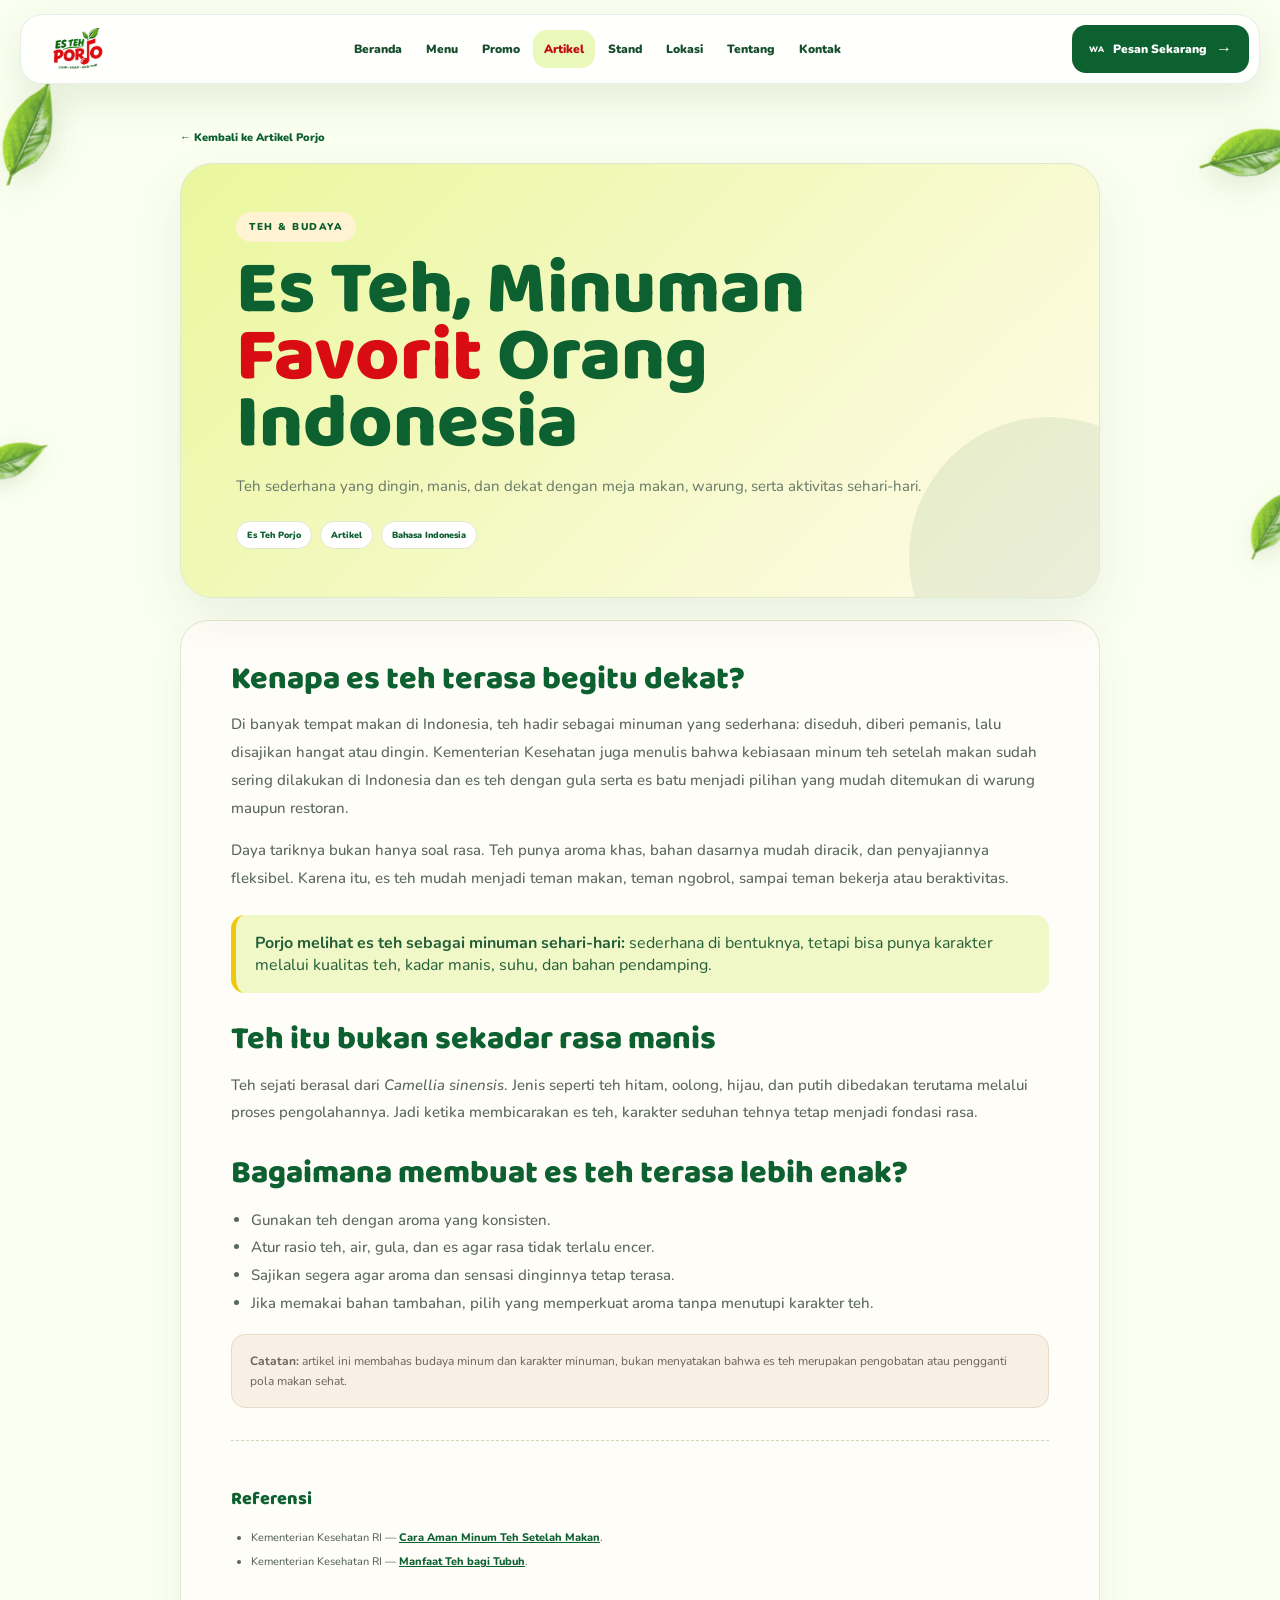
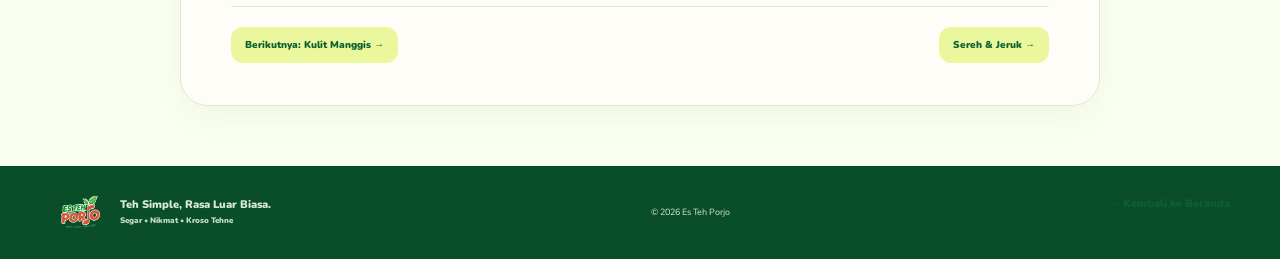
<file: artikel-es-teh.html>
<!doctype html>
<html lang="id">
<head>
<meta charset="UTF-8"><meta name="viewport" content="width=device-width,initial-scale=1">
<meta name="theme-color" content="#e8f79d">
<link rel="icon" href="assets/logo.png">
<link rel="preconnect" href="https://fonts.googleapis.com"><link rel="preconnect" href="https://fonts.gstatic.com" crossorigin>
<link href="https://fonts.googleapis.com/css2?family=Baloo+2:wght@500;600;700;800&family=Nunito:wght@500;600;700;800;900&family=Patrick+Hand&display=swap" rel="stylesheet">
<link rel="stylesheet" href="style.css">
<title>Es Teh, Minuman Favorit Orang Indonesia — Es Teh Porjo</title></head><body class="article-site"><div class="wipe"></div><header class="header" id="header"><a class="brand" href="index.html#beranda"><img src="assets/logo.png" alt="Es Teh Porjo"></a><nav><a href="index.html#beranda">Beranda</a><a href="index.html#menu">Menu</a><a href="index.html#promo">Promo</a><a href="index.html#artikel" class="active">Artikel</a><a href="index.html#stand">Stand</a><a href="index.html#lokasi">Lokasi</a><a href="index.html#tentang">Tentang</a><a href="index.html#kontak">Kontak</a></nav><a class="order" href="index.html#kontak"><span class="svg-icon">WA</span> Pesan Sekarang <b>→</b></a></header><div class="tea-leaf-decor" aria-hidden="true"><img class="tea-leaf leaf-top-left" src="assets/tea-leaf.png" alt=""><img class="tea-leaf leaf-top-right" src="assets/tea-leaf.png" alt=""><img class="tea-leaf leaf-left" src="assets/tea-leaf.png" alt=""><img class="tea-leaf leaf-right" src="assets/tea-leaf.png" alt=""></div><main class="article-page"><div class="article-shell"><a class="back-article" href="index.html#artikel">← Kembali ke Artikel Porjo</a><section class="article-hero"><span class="eyebrow">TEH & BUDAYA</span><h1>Es Teh, Minuman <em>Favorit</em> Orang Indonesia</h1><p class="lead">Teh sederhana yang dingin, manis, dan dekat dengan meja makan, warung, serta aktivitas sehari-hari.</p><div class="article-meta"><span>Es Teh Porjo</span><span>Artikel</span><span>Bahasa Indonesia</span></div></section><article class="article-content"><h2>Kenapa es teh terasa begitu dekat?</h2><p>Di banyak tempat makan di Indonesia, teh hadir sebagai minuman yang sederhana: diseduh, diberi pemanis, lalu disajikan hangat atau dingin. Kementerian Kesehatan juga menulis bahwa kebiasaan minum teh setelah makan sudah sering dilakukan di Indonesia dan es teh dengan gula serta es batu menjadi pilihan yang mudah ditemukan di warung maupun restoran.</p><p>Daya tariknya bukan hanya soal rasa. Teh punya aroma khas, bahan dasarnya mudah diracik, dan penyajiannya fleksibel. Karena itu, es teh mudah menjadi teman makan, teman ngobrol, sampai teman bekerja atau beraktivitas.</p><div class="article-callout"><b>Porjo melihat es teh sebagai minuman sehari-hari:</b> sederhana di bentuknya, tetapi bisa punya karakter melalui kualitas teh, kadar manis, suhu, dan bahan pendamping.</div><h2>Teh itu bukan sekadar rasa manis</h2><p>Teh sejati berasal dari <i>Camellia sinensis</i>. Jenis seperti teh hitam, oolong, hijau, dan putih dibedakan terutama melalui proses pengolahannya. Jadi ketika membicarakan es teh, karakter seduhan tehnya tetap menjadi fondasi rasa.</p><h2>Bagaimana membuat es teh terasa lebih enak?</h2><ul><li>Gunakan teh dengan aroma yang konsisten.</li><li>Atur rasio teh, air, gula, dan es agar rasa tidak terlalu encer.</li><li>Sajikan segera agar aroma dan sensasi dinginnya tetap terasa.</li><li>Jika memakai bahan tambahan, pilih yang memperkuat aroma tanpa menutupi karakter teh.</li></ul><div class="article-note"><b>Catatan:</b> artikel ini membahas budaya minum dan karakter minuman, bukan menyatakan bahwa es teh merupakan pengobatan atau pengganti pola makan sehat.</div><div class="article-sources"><h3>Referensi</h3><ul><li>Kementerian Kesehatan RI — <a href="https://kemkes.go.id/app_asset/file_content_download/171090727265fa5f88bceb94.01932469.pdf" target="_blank" rel="noopener">Cara Aman Minum Teh Setelah Makan</a>.</li><li>Kementerian Kesehatan RI — <a href="https://keslan.kemkes.go.id/view_artikel/1665/manfaat-teh-bagi-tubuh" target="_blank" rel="noopener">Manfaat Teh bagi Tubuh</a>.</li></ul></div><div class="article-footer-nav"><a href="artikel-kulit-manggis.html">Berikutnya: Kulit Manggis →</a><a href="artikel-sereh-jeruk.html">Sereh &amp; Jeruk →</a></div></article></div></main><footer><div class="footer-brand"><img src="assets/logo.png" alt=""><p>Teh Simple, Rasa Luar Biasa.<br><small>Segar • Nikmat • Kroso Tehne</small></p></div><small>© <span id="year"></span> Es Teh Porjo</small><a href="index.html" class="back-article">← Kembali ke Beranda</a></footer>
<script>document.getElementById('year').textContent=new Date().getFullYear();</script>
</body></html>
</file>
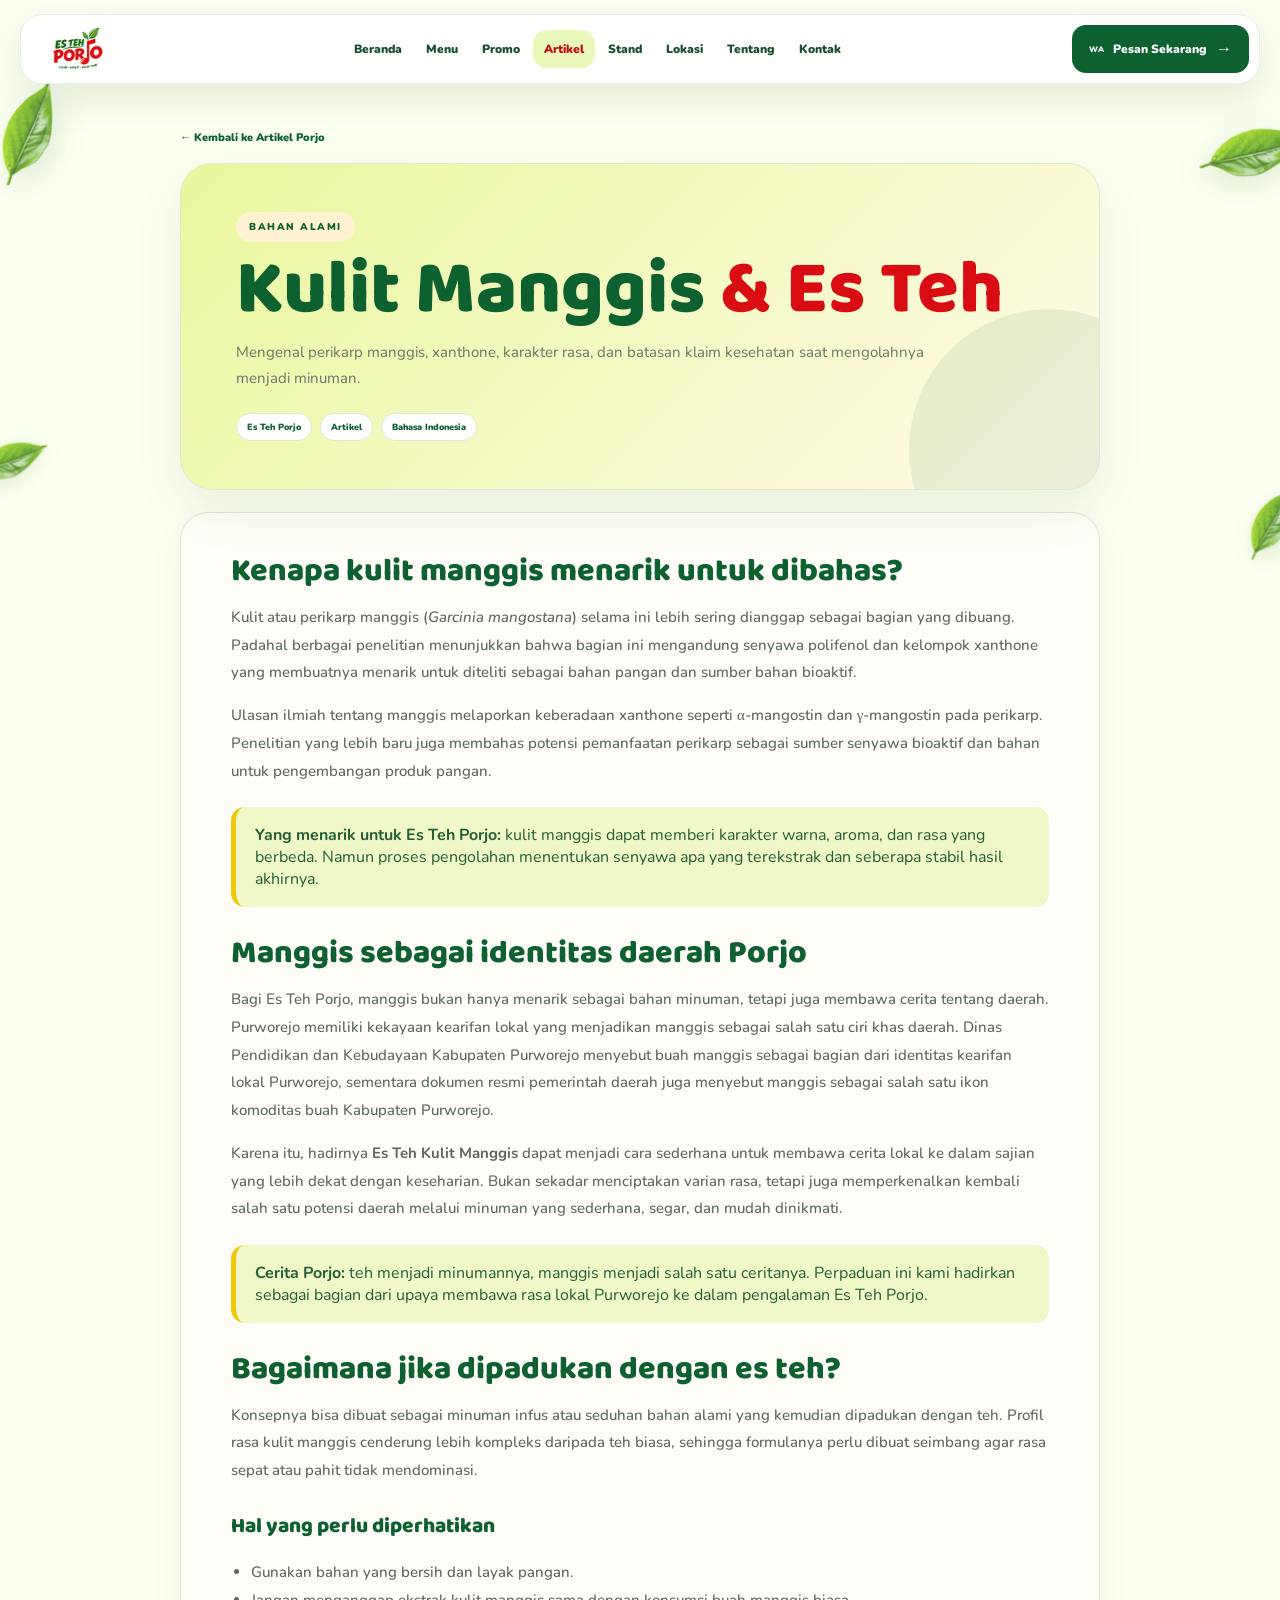
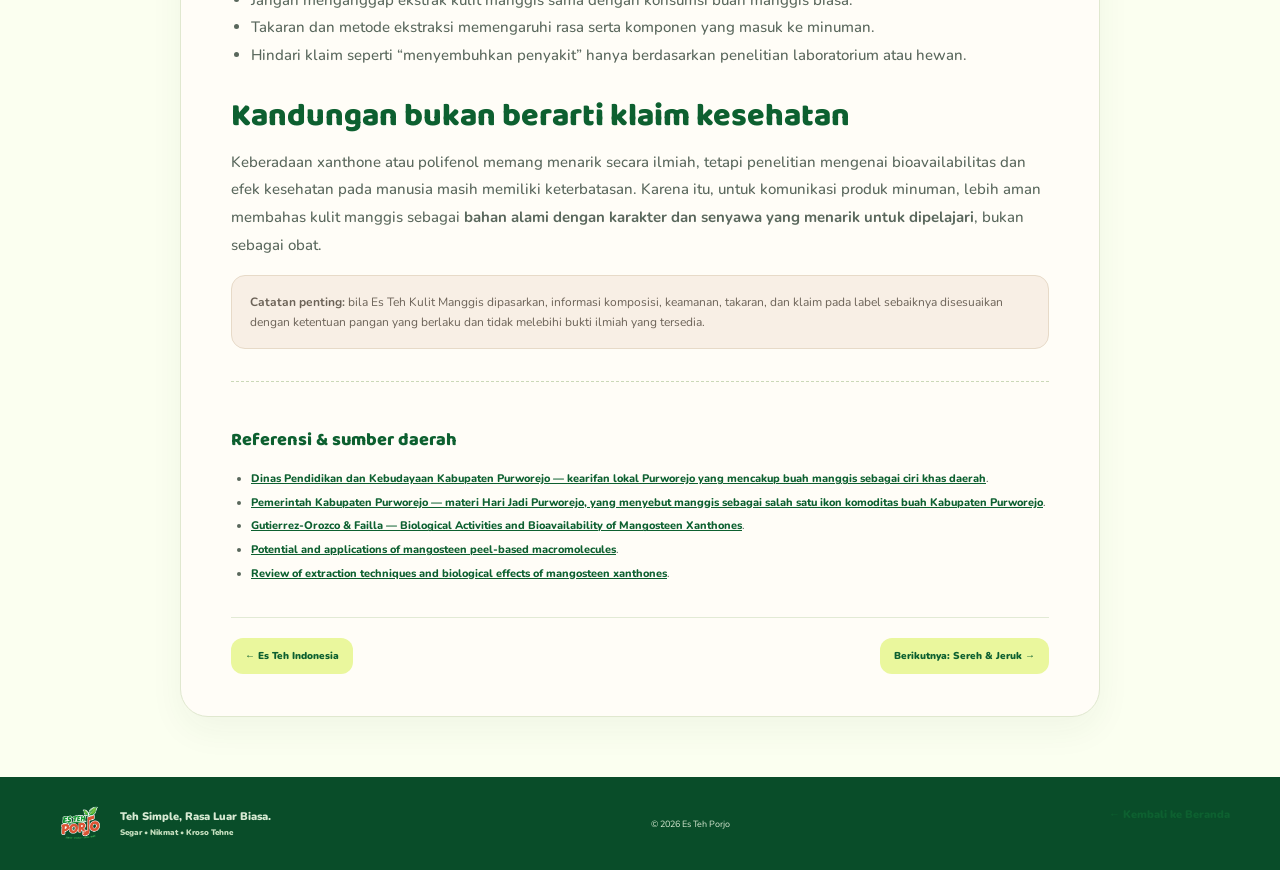
<file: artikel-kulit-manggis.html>
<!doctype html>
<html lang="id">
<head>
<meta charset="UTF-8"><meta name="viewport" content="width=device-width,initial-scale=1">
<meta name="theme-color" content="#e8f79d">
<link rel="icon" href="assets/logo.png">
<link rel="preconnect" href="https://fonts.googleapis.com"><link rel="preconnect" href="https://fonts.gstatic.com" crossorigin>
<link href="https://fonts.googleapis.com/css2?family=Baloo+2:wght@500;600;700;800&family=Nunito:wght@500;600;700;800;900&family=Patrick+Hand&display=swap" rel="stylesheet">
<link rel="stylesheet" href="style.css">
<title>Kulit Manggis dan Es Teh — Es Teh Porjo</title></head><body class="article-site"><div class="wipe"></div><header class="header" id="header"><a class="brand" href="index.html#beranda"><img src="assets/logo.png" alt="Es Teh Porjo"></a><nav><a href="index.html#beranda">Beranda</a><a href="index.html#menu">Menu</a><a href="index.html#promo">Promo</a><a href="index.html#artikel" class="active">Artikel</a><a href="index.html#stand">Stand</a><a href="index.html#lokasi">Lokasi</a><a href="index.html#tentang">Tentang</a><a href="index.html#kontak">Kontak</a></nav><a class="order" href="index.html#kontak"><span class="svg-icon">WA</span> Pesan Sekarang <b>→</b></a></header><div class="tea-leaf-decor" aria-hidden="true"><img class="tea-leaf leaf-top-left" src="assets/tea-leaf.png" alt=""><img class="tea-leaf leaf-top-right" src="assets/tea-leaf.png" alt=""><img class="tea-leaf leaf-left" src="assets/tea-leaf.png" alt=""><img class="tea-leaf leaf-right" src="assets/tea-leaf.png" alt=""></div><main class="article-page"><div class="article-shell"><a class="back-article" href="index.html#artikel">← Kembali ke Artikel Porjo</a><section class="article-hero"><span class="eyebrow">BAHAN ALAMI</span><h1>Kulit Manggis <em>&amp; Es Teh</em></h1><p class="lead">Mengenal perikarp manggis, xanthone, karakter rasa, dan batasan klaim kesehatan saat mengolahnya menjadi minuman.</p><div class="article-meta"><span>Es Teh Porjo</span><span>Artikel</span><span>Bahasa Indonesia</span></div></section><article class="article-content"><h2>Kenapa kulit manggis menarik untuk dibahas?</h2><p>Kulit atau perikarp manggis (<i>Garcinia mangostana</i>) selama ini lebih sering dianggap sebagai bagian yang dibuang. Padahal berbagai penelitian menunjukkan bahwa bagian ini mengandung senyawa polifenol dan kelompok xanthone yang membuatnya menarik untuk diteliti sebagai bahan pangan dan sumber bahan bioaktif.</p><p>Ulasan ilmiah tentang manggis melaporkan keberadaan xanthone seperti α-mangostin dan γ-mangostin pada perikarp. Penelitian yang lebih baru juga membahas potensi pemanfaatan perikarp sebagai sumber senyawa bioaktif dan bahan untuk pengembangan produk pangan.</p><div class="article-callout"><b>Yang menarik untuk Es Teh Porjo:</b> kulit manggis dapat memberi karakter warna, aroma, dan rasa yang berbeda. Namun proses pengolahan menentukan senyawa apa yang terekstrak dan seberapa stabil hasil akhirnya.</div><h2>Manggis sebagai identitas daerah Porjo</h2><p>Bagi Es Teh Porjo, manggis bukan hanya menarik sebagai bahan minuman, tetapi juga membawa cerita tentang daerah. Purworejo memiliki kekayaan kearifan lokal yang menjadikan manggis sebagai salah satu ciri khas daerah. Dinas Pendidikan dan Kebudayaan Kabupaten Purworejo menyebut buah manggis sebagai bagian dari identitas kearifan lokal Purworejo, sementara dokumen resmi pemerintah daerah juga menyebut manggis sebagai salah satu ikon komoditas buah Kabupaten Purworejo.</p><p>Karena itu, hadirnya <b>Es Teh Kulit Manggis</b> dapat menjadi cara sederhana untuk membawa cerita lokal ke dalam sajian yang lebih dekat dengan keseharian. Bukan sekadar menciptakan varian rasa, tetapi juga memperkenalkan kembali salah satu potensi daerah melalui minuman yang sederhana, segar, dan mudah dinikmati.</p><div class="article-callout"><b>Cerita Porjo:</b> teh menjadi minumannya, manggis menjadi salah satu ceritanya. Perpaduan ini kami hadirkan sebagai bagian dari upaya membawa rasa lokal Purworejo ke dalam pengalaman Es Teh Porjo.</div><h2>Bagaimana jika dipadukan dengan es teh?</h2><p>Konsepnya bisa dibuat sebagai minuman infus atau seduhan bahan alami yang kemudian dipadukan dengan teh. Profil rasa kulit manggis cenderung lebih kompleks daripada teh biasa, sehingga formulanya perlu dibuat seimbang agar rasa sepat atau pahit tidak mendominasi.</p><h3>Hal yang perlu diperhatikan</h3><ul><li>Gunakan bahan yang bersih dan layak pangan.</li><li>Jangan menganggap ekstrak kulit manggis sama dengan konsumsi buah manggis biasa.</li><li>Takaran dan metode ekstraksi memengaruhi rasa serta komponen yang masuk ke minuman.</li><li>Hindari klaim seperti “menyembuhkan penyakit” hanya berdasarkan penelitian laboratorium atau hewan.</li></ul><h2>Kandungan bukan berarti klaim kesehatan</h2><p>Keberadaan xanthone atau polifenol memang menarik secara ilmiah, tetapi penelitian mengenai bioavailabilitas dan efek kesehatan pada manusia masih memiliki keterbatasan. Karena itu, untuk komunikasi produk minuman, lebih aman membahas kulit manggis sebagai <b>bahan alami dengan karakter dan senyawa yang menarik untuk dipelajari</b>, bukan sebagai obat.</p><div class="article-note"><b>Catatan penting:</b> bila Es Teh Kulit Manggis dipasarkan, informasi komposisi, keamanan, takaran, dan klaim pada label sebaiknya disesuaikan dengan ketentuan pangan yang berlaku dan tidak melebihi bukti ilmiah yang tersedia.</div><div class="article-sources"><h3>Referensi &amp; sumber daerah</h3><ul><li><a href="https://dindikbud.purworejokab.go.id/bersinergi-memberikan-warna-terbaik-untuk-purworejo" target="_blank" rel="noopener">Dinas Pendidikan dan Kebudayaan Kabupaten Purworejo — kearifan lokal Purworejo yang mencakup buah manggis sebagai ciri khas daerah</a>.</li><li><a href="https://setwan.purworejokab.go.id/download/file/hari_jadi_20250130_181518_0000.pdf" target="_blank" rel="noopener">Pemerintah Kabupaten Purworejo — materi Hari Jadi Purworejo, yang menyebut manggis sebagai salah satu ikon komoditas buah Kabupaten Purworejo</a>.</li><li><a href="https://pubmed.ncbi.nlm.nih.gov/23945675/" target="_blank" rel="noopener">Gutierrez-Orozco &amp; Failla — Biological Activities and Bioavailability of Mangosteen Xanthones</a>.</li><li><a href="https://pubmed.ncbi.nlm.nih.gov/41061774/" target="_blank" rel="noopener">Potential and applications of mangosteen peel-based macromolecules</a>.</li><li><a href="https://pubmed.ncbi.nlm.nih.gov/36557908/" target="_blank" rel="noopener">Review of extraction techniques and biological effects of mangosteen xanthones</a>.</li></ul></div><div class="article-footer-nav"><a href="artikel-es-teh.html">← Es Teh Indonesia</a><a href="artikel-sereh-jeruk.html">Berikutnya: Sereh &amp; Jeruk →</a></div></article></div></main><footer><div class="footer-brand"><img src="assets/logo.png" alt=""><p>Teh Simple, Rasa Luar Biasa.<br><small>Segar • Nikmat • Kroso Tehne</small></p></div><small>© <span id="year"></span> Es Teh Porjo</small><a href="index.html" class="back-article">← Kembali ke Beranda</a></footer>
<script>document.getElementById('year').textContent=new Date().getFullYear();</script>
</body></html>
</file>
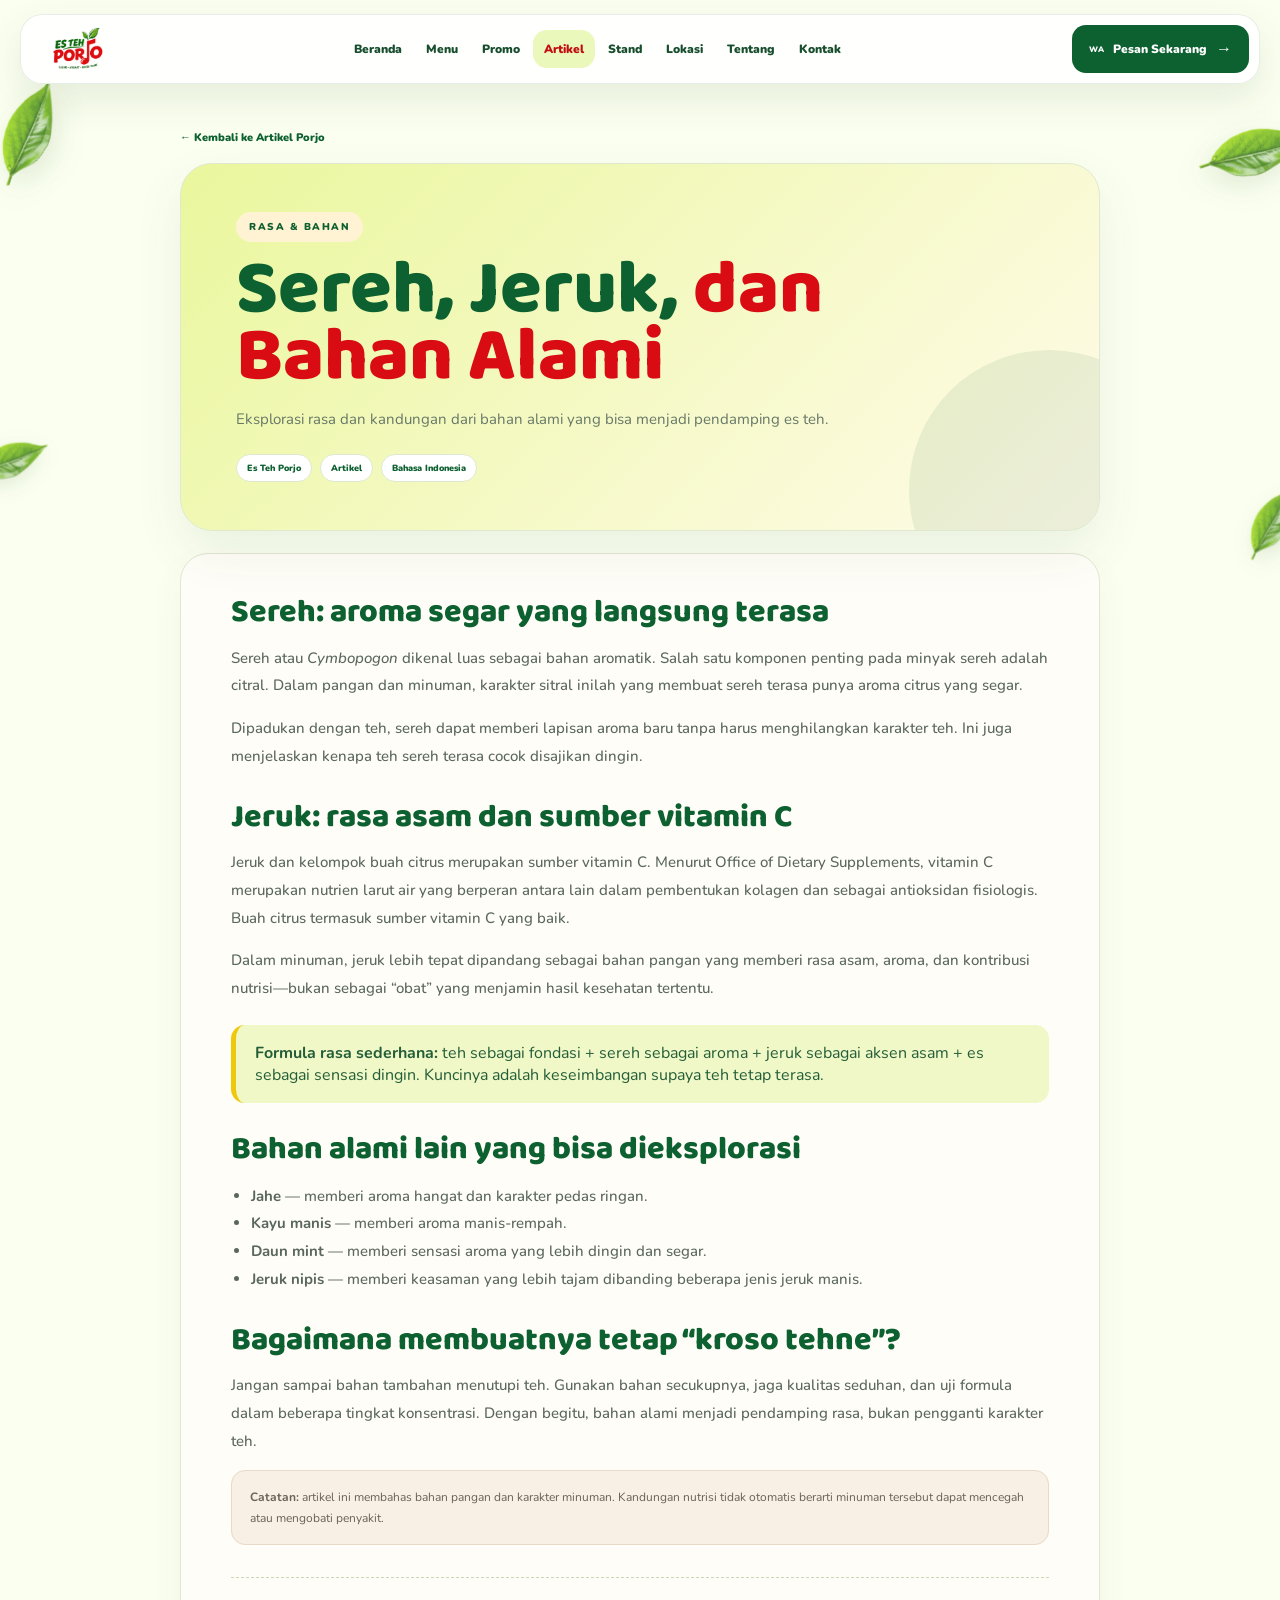
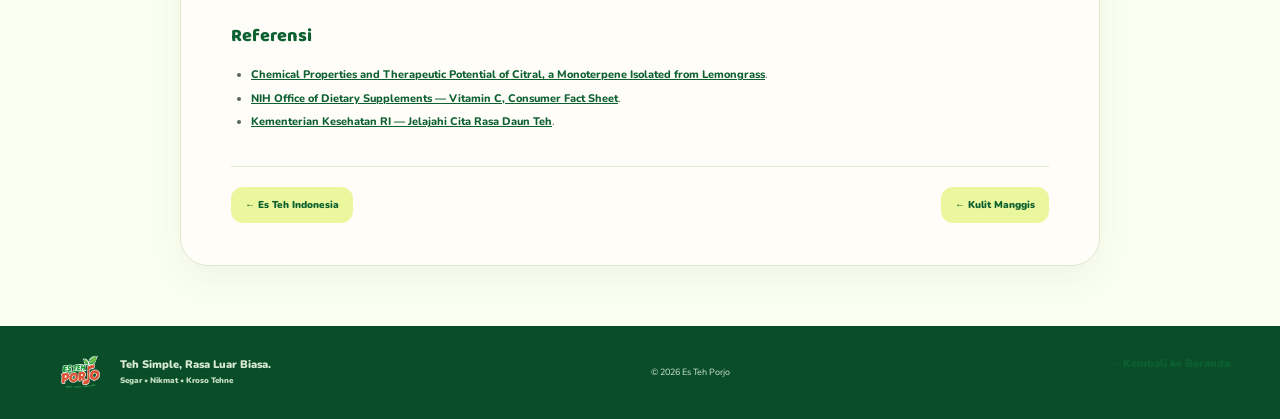
<file: artikel-sereh-jeruk.html>
<!doctype html>
<html lang="id">
<head>
<meta charset="UTF-8"><meta name="viewport" content="width=device-width,initial-scale=1">
<meta name="theme-color" content="#e8f79d">
<link rel="icon" href="assets/logo.png">
<link rel="preconnect" href="https://fonts.googleapis.com"><link rel="preconnect" href="https://fonts.gstatic.com" crossorigin>
<link href="https://fonts.googleapis.com/css2?family=Baloo+2:wght@500;600;700;800&family=Nunito:wght@500;600;700;800;900&family=Patrick+Hand&display=swap" rel="stylesheet">
<link rel="stylesheet" href="style.css">
<title>Sereh, Jeruk, dan Bahan Alami — Es Teh Porjo</title></head><body class="article-site"><div class="wipe"></div><header class="header" id="header"><a class="brand" href="index.html#beranda"><img src="assets/logo.png" alt="Es Teh Porjo"></a><nav><a href="index.html#beranda">Beranda</a><a href="index.html#menu">Menu</a><a href="index.html#promo">Promo</a><a href="index.html#artikel" class="active">Artikel</a><a href="index.html#stand">Stand</a><a href="index.html#lokasi">Lokasi</a><a href="index.html#tentang">Tentang</a><a href="index.html#kontak">Kontak</a></nav><a class="order" href="index.html#kontak"><span class="svg-icon">WA</span> Pesan Sekarang <b>→</b></a></header><div class="tea-leaf-decor" aria-hidden="true"><img class="tea-leaf leaf-top-left" src="assets/tea-leaf.png" alt=""><img class="tea-leaf leaf-top-right" src="assets/tea-leaf.png" alt=""><img class="tea-leaf leaf-left" src="assets/tea-leaf.png" alt=""><img class="tea-leaf leaf-right" src="assets/tea-leaf.png" alt=""></div><main class="article-page"><div class="article-shell"><a class="back-article" href="index.html#artikel">← Kembali ke Artikel Porjo</a><section class="article-hero"><span class="eyebrow">RASA & BAHAN</span><h1>Sereh, Jeruk, <em>dan Bahan Alami</em></h1><p class="lead">Eksplorasi rasa dan kandungan dari bahan alami yang bisa menjadi pendamping es teh.</p><div class="article-meta"><span>Es Teh Porjo</span><span>Artikel</span><span>Bahasa Indonesia</span></div></section><article class="article-content"><h2>Sereh: aroma segar yang langsung terasa</h2><p>Sereh atau <i>Cymbopogon</i> dikenal luas sebagai bahan aromatik. Salah satu komponen penting pada minyak sereh adalah citral. Dalam pangan dan minuman, karakter sitral inilah yang membuat sereh terasa punya aroma citrus yang segar.</p><p>Dipadukan dengan teh, sereh dapat memberi lapisan aroma baru tanpa harus menghilangkan karakter teh. Ini juga menjelaskan kenapa teh sereh terasa cocok disajikan dingin.</p><h2>Jeruk: rasa asam dan sumber vitamin C</h2><p>Jeruk dan kelompok buah citrus merupakan sumber vitamin C. Menurut Office of Dietary Supplements, vitamin C merupakan nutrien larut air yang berperan antara lain dalam pembentukan kolagen dan sebagai antioksidan fisiologis. Buah citrus termasuk sumber vitamin C yang baik.</p><p>Dalam minuman, jeruk lebih tepat dipandang sebagai bahan pangan yang memberi rasa asam, aroma, dan kontribusi nutrisi—bukan sebagai “obat” yang menjamin hasil kesehatan tertentu.</p><div class="article-callout"><b>Formula rasa sederhana:</b> teh sebagai fondasi + sereh sebagai aroma + jeruk sebagai aksen asam + es sebagai sensasi dingin. Kuncinya adalah keseimbangan supaya teh tetap terasa.</div><h2>Bahan alami lain yang bisa dieksplorasi</h2><ul><li><b>Jahe</b> — memberi aroma hangat dan karakter pedas ringan.</li><li><b>Kayu manis</b> — memberi aroma manis-rempah.</li><li><b>Daun mint</b> — memberi sensasi aroma yang lebih dingin dan segar.</li><li><b>Jeruk nipis</b> — memberi keasaman yang lebih tajam dibanding beberapa jenis jeruk manis.</li></ul><h2>Bagaimana membuatnya tetap “kroso tehne”?</h2><p>Jangan sampai bahan tambahan menutupi teh. Gunakan bahan secukupnya, jaga kualitas seduhan, dan uji formula dalam beberapa tingkat konsentrasi. Dengan begitu, bahan alami menjadi pendamping rasa, bukan pengganti karakter teh.</p><div class="article-note"><b>Catatan:</b> artikel ini membahas bahan pangan dan karakter minuman. Kandungan nutrisi tidak otomatis berarti minuman tersebut dapat mencegah atau mengobati penyakit.</div><div class="article-sources"><h3>Referensi</h3><ul><li><a href="https://pubmed.ncbi.nlm.nih.gov/31880247/" target="_blank" rel="noopener">Chemical Properties and Therapeutic Potential of Citral, a Monoterpene Isolated from Lemongrass</a>.</li><li><a href="https://ods.od.nih.gov/factsheets/VitaminC/Consumer/" target="_blank" rel="noopener">NIH Office of Dietary Supplements — Vitamin C, Consumer Fact Sheet</a>.</li><li><a href="https://www.kemkes.go.id/app_asset/file_content_download/1733281202674fc5b2be39e3.88444303.pdf" target="_blank" rel="noopener">Kementerian Kesehatan RI — Jelajahi Cita Rasa Daun Teh</a>.</li></ul></div><div class="article-footer-nav"><a href="artikel-es-teh.html">← Es Teh Indonesia</a><a href="artikel-kulit-manggis.html">← Kulit Manggis</a></div></article></div></main><footer><div class="footer-brand"><img src="assets/logo.png" alt=""><p>Teh Simple, Rasa Luar Biasa.<br><small>Segar • Nikmat • Kroso Tehne</small></p></div><small>© <span id="year"></span> Es Teh Porjo</small><a href="index.html" class="back-article">← Kembali ke Beranda</a></footer>
<script>document.getElementById('year').textContent=new Date().getFullYear();</script>
</body></html>
</file>
<file: style.css>
* {
  box-sizing: border-box;
}
html {
  scroll-behavior: smooth;
}
body {
  margin: 0;
  background: #fbfff0;
  color: #154b2a;
  font-family: Nunito, Arial, sans-serif;
  overflow-x: hidden;
}
.wipe {
  position: fixed;
  inset: 0;
  background: #eaf79d;
  z-index: 9999;
  transform: scaleX(0);
  transform-origin: right;
  pointer-events: none;
}
.wipe.play {
  animation: wipe 0.7s cubic-bezier(0.8, 0, 0.2, 1);
}
@keyframes wipe {
  0% {
    transform: scaleX(0);
    transform-origin: right;
  }
  45% {
    transform: scaleX(1);
    transform-origin: right;
  }
  55% {
    transform: scaleX(1);
    transform-origin: left;
  }
  100% {
    transform: scaleX(0);
    transform-origin: left;
  }
}
.cursor-glow {
  position: fixed;
  width: 220px;
  height: 220px;
  border-radius: 50%;
  background: radial-gradient(
    circle,
    rgba(224, 245, 105, 0.22),
    transparent 68%
  );
  pointer-events: none;
  transform: translate(-50%, -50%);
  z-index: 0;
}
.header {
  position: fixed;
  z-index: 100;
  top: 14px;
  left: 50%;
  transform: translateX(-50%);
  width: min(1240px, calc(100% - 28px));
  height: 70px;
  border-radius: 22px;
  background: rgba(255, 255, 255, 0.91);
  backdrop-filter: blur(18px);
  border: 1px solid rgba(15, 92, 44, 0.1);
  display: flex;
  align-items: center;
  padding: 6px 10px 6px 12px;
  box-shadow: 0 15px 38px rgba(35, 76, 32, 0.1);
  transition: 0.3s;
}
.header.scrolled {
  top: 7px;
  box-shadow: 0 18px 42px rgba(35, 76, 32, 0.16);
}
.brand {
  width: 90px;
  height: 58px;
  display: grid;
  place-items: center;
}
.brand img {
  width: 80px;
  height: 58px;
  object-fit: contain;
  mix-blend-mode: multiply;
}
.header nav {
  display: flex;
  align-items: center;
  justify-content: center;
  gap: 2px;
  flex: 1;
}
.header nav a {
  font-size: 12px;
  font-weight: 900;
  color: #174e2d;
  text-decoration: none;
  padding: 11px 11px;
  border-radius: 14px;
  transition: 0.2s;
}
.header nav a:hover,
.header nav a.active {
  background: #eaf8bc;
  color: #c20d12;
}
.order {
  display: flex;
  align-items: center;
  gap: 9px;
  text-decoration: none;
  background: #0d6130;
  color: #fff;
  padding: 13px 17px;
  border-radius: 14px;
  font-size: 12px;
  font-weight: 900;
}
.order b {
  font-size: 16px;
}
.svg-icon {
  font-size: 8px;
  font-weight: 900;
  letter-spacing: 0.5px;
}
.hamburger {
  display: none;
}
.section {
  width: min(1180px, calc(100% - 32px));
  margin: auto;
  padding: 110px 0;
  position: relative;
}
.section-narrow {
  width: min(1180px, calc(100% - 32px));
  margin: auto;
}
.hero {
  min-height: 770px;
  padding-top: 150px;
  display: grid;
  grid-template-columns: 0.82fr 1.18fr;
  gap: 48px;
  align-items: center;
}
.hero-bg {
  position: absolute;
  z-index: -2;
  left: -30vw;
  right: -30vw;
  top: 0;
  bottom: 0;
  background: radial-gradient(
    circle at 15% 35%,
    #f1fa6e 0,
    #e7f4a0 25%,
    #fbfff0 64%
  );
}
.eyebrow {
  display: inline-flex;
  background: #fff3d4;
  color: #0d5f2f;
  padding: 8px 13px;
  border-radius: 99px;
  font-size: 10px;
  font-weight: 900;
  letter-spacing: 1.5px;
}
.hero h1 {
  font: 800 clamp(56px, 6.5vw, 88px)/0.82 "Baloo 2";
  letter-spacing: -2px;
  color: #0b5e2e;
  margin: 20px 0 8px;
}
.hero h1 em,
.section-title em,
.about-copy em,
.location-copy em,
.contact h2 em {
  font-style: normal;
  color: #d80c12;
}
.yellow-brush {
  height: 11px;
  width: 320px;
  background: #efc80c;
  clip-path: polygon(0 38%, 100% 0, 97% 72%, 5% 100%);
  transform: rotate(-3deg);
  margin-bottom: 18px;
}
.hero-copy > p {
  max-width: 510px;
  color: #5d735f;
  line-height: 1.7;
  font-size: 15px;
}
.hero-actions {
  display: flex;
  gap: 12px;
  margin: 26px 0;
}
.btn {
  display: inline-flex;
  align-items: center;
  justify-content: center;
  gap: 13px;
  padding: 14px 20px;
  border-radius: 15px;
  text-decoration: none;
  font-weight: 900;
  transition: 0.25s;
}
.btn:hover {
  transform: translateY(-4px);
}
.btn.red {
  background: #d80c12;
  color: #fff;
  box-shadow: 0 10px 22px rgba(216, 12, 18, 0.2);
}
.btn.white {
  background: #fff;
  color: #18512f;
  border: 1px solid #abc69d;
}
.btn.green {
  background: #0d6130;
  color: #fff;
  box-shadow: 0 10px 22px rgba(13, 97, 48, 0.2);
}
.hero-points {
  display: grid;
  grid-template-columns: repeat(4, minmax(0, 1fr));
  gap: 12px;
  max-width: 660px;
}
.hero-points > div {
  display: grid;
  grid-template-columns: 38px 1fr;
  column-gap: 7px;
  align-items: center;
  min-width: 0;
}
.circle-icon {
  grid-row: span 2;
  width: 38px;
  height: 38px;
  border-radius: 50%;
  background: #0e6030;
  color: #eaf79d;
  display: grid;
  place-items: center;
  font-size: 14px;
  font-weight: 900;
  flex: none;
}
.tea-icon svg,
.sugar-icon svg {
  stroke-width: 1.7;
}
.svg-circle svg {
  width: 20px;
  height: 20px;
  fill: none;
  stroke: currentColor;
  stroke-width: 1.8;
  stroke-linecap: round;
  stroke-linejoin: round;
}
.hero-points span > b,
.hero-points span > small {
  display: block;
}
.hero-points b {
  font-size: 11px;
}
.hero-points small {
  font-size: 9px;
  color: #748477;
}
.hero-frame {
  position: relative;
  border-radius: 30px;
}
.hero-photo {
  width: 100%;
  height: 520px;
  object-fit: cover;
  display: block;
  border-radius: 30px;
  box-shadow: 0 32px 65px rgba(49, 73, 25, 0.2);
}
.hero-badge-now {
  position: absolute;
  z-index: 7;
  left: -42px;
  top: -34px;
  width: 185px;
  height: auto;
  object-fit: contain;
  filter: drop-shadow(0 15px 18px rgba(20, 66, 27, 0.18));
  transform: rotate(-2deg);
  transition: transform 0.35s ease;
}
.hero-badge-now:hover {
  transform: rotate(-2deg) translateY(-4px) scale(1.03);
}
.hero-badge-sugar {
  position: absolute;
  z-index: 7;
  right: -54px;
  top: 50%;
  width: 155px;
  height: auto;
  object-fit: contain;
  transform: translateY(-50%);
  filter: drop-shadow(0 16px 22px rgba(20, 66, 27, 0.2));
  transition: transform 0.35s ease;
}
.hero-badge-sugar:hover {
  transform: translateY(-50%) scale(1.03);
}
.tea-leaf-decor {
  position: fixed;
  inset: 0;
  z-index: 2;
  pointer-events: none;
  overflow: hidden;
}
.tea-leaf {
  position: absolute;
  width: clamp(54px, 7vw, 108px);
  height: auto;
  object-fit: contain;
  opacity: 0.78;
  filter: saturate(1.08) drop-shadow(0 10px 14px rgba(37, 84, 25, 0.16));
  will-change: transform;
}
.leaf-top-left {
  left: -18px;
  top: 86px;
  transform: rotate(-28deg);
  animation: leafTopLeft 8s ease-in-out infinite;
}
.leaf-top-right {
  right: -20px;
  top: 105px;
  transform: rotate(25deg);
  animation: leafTopRight 10s ease-in-out infinite;
}
.leaf-left {
  left: -35px;
  top: 46%;
  transform: rotate(18deg) scale(0.72);
  animation: leafSideLeft 9s ease-in-out infinite;
}
.leaf-right {
  right: -35px;
  top: 53%;
  transform: rotate(-22deg) scale(0.72);
  animation: leafSideRight 11s ease-in-out infinite;
}
.leaf-bottom-left {
  left: 2%;
  bottom: -42px;
  transform: rotate(38deg) scale(0.8);
  animation: leafBottomLeft 9.5s ease-in-out infinite;
}
.leaf-bottom-right {
  right: 1%;
  bottom: -45px;
  transform: rotate(-35deg) scale(0.82);
  animation: leafBottomRight 8.7s ease-in-out infinite;
}
@keyframes leafTopLeft {
  0%,
  100% {
    transform: translate(0, 0) rotate(-28deg);
  }
  50% {
    transform: translate(18px, 20px) rotate(-10deg);
  }
}
@keyframes leafTopRight {
  0%,
  100% {
    transform: translate(0, 0) rotate(25deg);
  }
  50% {
    transform: translate(-22px, 25px) rotate(42deg);
  }
}
@keyframes leafSideLeft {
  0%,
  100% {
    transform: translate(0, 0) rotate(18deg) scale(0.72);
  }
  50% {
    transform: translate(18px, -18px) rotate(2deg) scale(0.76);
  }
}
@keyframes leafSideRight {
  0%,
  100% {
    transform: translate(0, 0) rotate(-22deg) scale(0.72);
  }
  50% {
    transform: translate(-20px, 20px) rotate(-40deg) scale(0.76);
  }
}
@keyframes leafBottomLeft {
  0%,
  100% {
    transform: translate(0, 0) rotate(38deg) scale(0.8);
  }
  50% {
    transform: translate(28px, -18px) rotate(20deg) scale(0.84);
  }
}
@keyframes leafBottomRight {
  0%,
  100% {
    transform: translate(0, 0) rotate(-35deg) scale(0.82);
  }
  50% {
    transform: translate(-25px, -22px) rotate(-18deg) scale(0.86);
  }
}
.trust {
  margin-top: -52px;
  position: relative;
  z-index: 8;
  background: rgba(255, 255, 249, 0.94);
  border: 1px solid #dfe8ce;
  border-radius: 24px;
  display: grid;
  grid-template-columns: 1fr auto 1fr auto 1fr auto 1fr auto 1fr auto 1fr;
  padding: 16px 18px;
  box-shadow: 0 20px 45px rgba(45, 78, 33, 0.09);
  backdrop-filter: blur(10px);
}
.trust div {
  text-align: center;
}
.trust b,
.trust small {
  display: block;
}
.trust b {
  font-size: 10px;
}
.trust small {
  font-size: 8px;
  color: #778378;
  margin-top: 3px;
}
.trust i {
  border-left: 1px dashed #cbd8b8;
}
.section-title {
  max-width: 570px;
}
.section-title.center {
  margin: 0 auto 38px;
  text-align: center;
}
.section-title h2,
.about-copy h2,
.location-copy h2,
.contact h2 {
  font: 800 clamp(46px, 5vw, 65px)/0.88 "Baloo 2";
  color: #0c5e2e;
  margin: 15px 0;
}
.section-title p,
.about-copy p,
.location-copy p {
  color: #667768;
  line-height: 1.7;
}
.promo {
  display: grid;
  grid-template-columns: 0.62fr 1.38fr;
  gap: 38px;
  align-items: center;
}
.promo-grid {
  display: grid;
  grid-template-columns: 1fr 1fr;
  gap: 15px;
}
.voucher,
.talent {
  min-height: 320px;
  border-radius: 25px;
  overflow: hidden;
  position: relative;
}
.voucher {
  background: #f5ffb7;
  border: 1px solid #dbe99d;
  padding: 21px;
}
.limited {
  display: inline-block;
  background: #d80c12;
  color: #fff;
  border-radius: 99px;
  padding: 6px 9px;
  font-size: 8px;
  font-weight: 900;
}
.voucher > div {
  display: flex;
  flex-direction: column;
  margin-top: 18px;
  position: relative;
  z-index: 2;
}
.voucher small {
  font-weight: 900;
  color: #c20e12;
}
.voucher strong {
  font-size: 26px;
  color: #d80c12;
  line-height: 1;
}
.voucher em {
  font: 900 43px "Baloo 2";
  color: #d80c12;
  font-style: normal;
  line-height: 1;
}
.voucher label {
  font-size: 9px;
  color: #5b6d5e;
}
.voucher b {
  font-size: 9px;
  background: #fff;
  border: 1px dashed #d80c12;
  padding: 7px 8px;
  border-radius: 6px;
  width: max-content;
  margin-top: 10px;
}
.voucher-cup {
  position: absolute;
  right: -10px;
  top: 82px;
  font-size: 118px;
  filter: drop-shadow(0 10px 9px rgba(70, 50, 20, 0.18));
  animation: cup 4s ease-in-out infinite;
}
@keyframes cup {
  50% {
    transform: translateY(-9px) rotate(3deg);
  }
}
.voucher button {
  position: absolute;
  bottom: 14px;
  left: 14px;
  right: 14px;
  border: 0;
  border-radius: 11px;
  padding: 11px;
  background: #0d6130;
  color: #fff;
  font-weight: 900;
  cursor: pointer;
  z-index: 3;
}
.voucher-image {
  position: absolute;
  right: 100px;
  top: 58%;
  transform: translateY(-50%);

  width: 150px;
  height: 200px;

  object-fit: contain;
}
.talent {
  background: linear-gradient(145deg, #176b37, #0a5028);
  color: #fff;
  padding: 20px;
}
.script {
  font: 21px "Patrick Hand";
  color: #eaf79d;
}
.talent h3 {
  font: 900 32px/0.72 "Baloo 2";
  margin: 0;
}
.talent h3 i {
  font: normal 22px "Patrick Hand";
  color: #eaf79d;
}
.talent ul {
  list-style: none;
  padding: 0;
  font-size: 9px;
  line-height: 1.9;
  max-width: 230px;
}
.talent a {
  display: inline-block;
  background: #eaf79d;
  color: #0d5f2f;
  text-decoration: none;
  border-radius: 9px;
  padding: 15px 30px;
  font-size: 12px;
  font-weight: 900;
  margin-top: 40px;
}
.talent-face {
  position: absolute;
  right: -10px;
  bottom: -10px;
  font-size: 125px;
}
.talent-image {
  position: absolute;
  right: -20px;
  bottom: 2px;
  width: 250px;
  height: 250px;
  object-fit: contain;
  z-index: 1;
  pointer-events: none;
}
.talent {
  position: relative;
  overflow: hidden;
  min-height: 320px;
}

.talent-copy {
  position: relative;
  z-index: 3;

  width: 45%;
  min-height: 100%;

  padding: 30px 24px 28px;

  background: rgba(5, 91, 43, 0.88);
  border-radius: 22px 0 0 22px;

  display: flex;
  flex-direction: column;
  justify-content: center;
}
.size-switch {
  display: flex;
  width: max-content;
  margin: 0 auto 25px;
  background: #fff;
  border: 1px solid #d7e5c1;
  padding: 4px;
  border-radius: 99px;
}
.size {
  border: 0;
  background: none;
  border-radius: 99px;
  padding: 10px 20px;
  font-weight: 900;
  color: #245b3a;
  cursor: pointer;
}
.size.active {
  background: #0d6130;
  color: #fff;
}
.menu-grid {
  display: grid;
  grid-template-columns: repeat(5, 1fr);
  gap: 14px;
}
.menu-card {
  background: #fffdf5;
  border: 1px solid #e0e8cf;
  border-radius: 20px;
  padding: 10px;
  box-shadow: 0 10px 25px rgba(45, 79, 34, 0.06);
  transition: 0.3s;
}
.menu-card:hover {
  transform: translateY(-8px);
  box-shadow: 0 22px 40px rgba(45, 79, 34, 0.13);
}
.menu-art {
  height: 200px;
  border-radius: 16px;
  background: linear-gradient(145deg, #edf8b8, #fffdf0);
  display: grid;
  place-items: center;
  font-size: 105px;
  position: relative;
}
.menu-art:before {
  content: "";
  position: absolute;
  width: 140px;
  height: 140px;
  border-radius: 50%;
  background: #e1f19c;
}
.menu-art:first-letter {
  position: relative;
}
.menu-art > span {
  position: absolute;
  left: 12px;
  top: 10px;
  font-size: 24px;
  z-index: 2;
}
.menu-card h3 {
  font: 800 18px "Baloo 2";
  margin: 11px 5px 1px;
}
.menu-card p {
  font-size: 9px;
  color: #748176;
  margin: 0 5px 11px;
  min-height: 28px;
}
.menu-card > div:last-child {
  display: flex;
  justify-content: space-between;
  align-items: center;
  margin: 0 5px 5px;
}
.menu-card > div:last-child b {
  color: #d80c12;
  font-size: 17px;
}
.menu-card > div:last-child a {
  width: 31px;
  height: 31px;
  border-radius: 50%;
  display: grid;
  place-items: center;
  background: #0d6130;
  color: #fff;
  text-decoration: none;
  font-weight: 900;
}
/* ========================================
   MENU V8 - VISUAL PRODUCT CARDS
======================================== */
.menu-section {
  position: relative;
  overflow: hidden;
  background: radial-gradient(
    circle at 20% 20%,
    rgba(220, 246, 160, 0.34),
    transparent 42%
  );
}
.menu-v8-heading {
  max-width: 900px;
  margin: 0 auto 24px;
  text-align: center;
}
.menu-v8-heading h2 {
  margin: 15px 0 8px;
  font: 900 clamp(42px, 5vw, 68px)/0.98 "Baloo 2";
  color: #0b6532;
  letter-spacing: -1.8px;
}
.menu-v8-heading h2 em {
  color: #d80c12;
  font-style: normal;
}
.menu-v8-heading p {
  margin: 0 auto;
  max-width: 650px;
  color: #65756a;
  font-size: 14px;
  line-height: 1.7;
}
.menu-grid-v8 {
  gap: 12px;
  align-items: stretch;
}
.menu-card-v8 {
  padding: 10px 10px 12px;
  border-radius: 22px;
  background: rgba(255, 255, 250, 0.94);
}
.menu-art-v8 {
  height: 220px;
  border-radius: 15px;
  background: linear-gradient(145deg, #edf8b8, #fffdf0);
  display: flex;
  align-items: center;
  justify-content: center;
  overflow: hidden;
}
.menu-art-v8:before {
  display: none;
}
.menu-art-v8 .menu-product-img {
  display: block;
  width: 100%;
  height: 100%;
  object-fit: contain;
  position: relative;
  z-index: 2;
  transition: transform 0.35s ease;
}
.menu-card-v8:hover .menu-product-img {
  transform: scale(1.035);
}
.menu-content-v8 {
  display: flex;
  flex-direction: column;

  padding: 14px 18px 16px 14px;

  min-height: 145px;
  box-sizing: border-box;
}
.menu-content-v8 h3 {
  margin: 0 0 7px;

  color: #0b5f30;

  font-size: 16px;
  line-height: 1.25;
  font-weight: 900;

  min-height: 40px;

  display: flex;
  align-items: flex-start;
}
.menu-content-v8 p {
  margin: 0;

  min-height: 30px;

  color: #718077;

  font-size: 9px;
  line-height: 1.45;
}
.menu-bottom-v8 {
  display: flex;
  justify-content: space-between;
  align-items: center;
}
.menu-bottom-v8 b {
  color: #d80c12;

  font-size: 16px;
  font-weight: 900;

  white-space: nowrap;
}
.menu-bottom-v8 a {
  transform: translateX(8px);
  width: 32px;
  height: 32px;

  flex: 0 0 32px;

  margin-left: auto;

  display: flex;
  align-items: center;
  justify-content: center;

  border-radius: 50%;

  background: #0d6130;
  color: #fff;

  text-decoration: none;

  font-size: 14px;
  font-weight: 900;

  box-sizing: border-box;
}
.menu-bottom-v8 a:hover {
  transform: translateX(3px);
  background: #087438;
}
.menu-benefits-v8 {
  max-width: 1180px;
  margin: 22px auto 0;
  padding: 16px 20px;
  display: grid;
  grid-template-columns: 1fr auto 1fr auto 1fr auto 1fr auto 1.15fr;
  align-items: center;
  gap: 14px;
  border: 1px solid #dfe9cf;
  border-radius: 22px;
  background: rgba(255, 255, 250, 0.95);
  box-shadow: 0 16px 35px rgba(45, 79, 34, 0.07);
}
.menu-benefits-v8 > div {
  display: flex;
  align-items: center;
  justify-content: center;
  gap: 9px;
}
.menu-benefits-v8 > div > span {
  width: 38px;
  height: 38px;
  border: 1.7px solid #0d6130;
  border-radius: 50%;
  display: grid;
  place-items: center;
  color: #0d6130;
  font-weight: 900;
  font-size: 13px;
  flex: 0 0 auto;
}
.menu-benefits-v8 p {
  margin: 0;
  color: #0d6130;
  font-size: 10px;
  line-height: 1.2;
}
.menu-benefits-v8 p b,
.menu-benefits-v8 p small {
  display: block;
}
.menu-benefits-v8 p small {
  font-size: 9px;
  font-weight: 500;
  margin-top: 3px;
}
.menu-benefits-v8 > i {
  height: 35px;
  border-left: 1px dashed #c9d7b8;
}
.menu-slogan-v8 {
  justify-self: end;
  padding: 9px 14px;
  color: #fff;
  background: #126a36;
  border-radius: 12px;
  transform: rotate(-2deg);
  font: 900 17px/0.9 "Patrick Hand";
  text-align: center;
}

@media (max-width: 1060px) {
  .menu-grid-v8 {
    grid-template-columns: repeat(3, 1fr);
  }
  .menu-benefits-v8 {
    grid-template-columns: 1fr 1fr;
    gap: 12px;
  }
  .menu-benefits-v8 > i {
    display: none;
  }
  .menu-slogan-v8 {
    justify-self: center;
  }
}
@media (max-width: 820px) {
  .menu-grid-v8 {
    grid-template-columns: repeat(2, 1fr);
  }
}
@media (max-width: 560px) {
  .menu-v8-heading h2 {
    font-size: 42px;
    letter-spacing: -1px;
  }
  .menu-v8-heading p {
    font-size: 12px;
  }
  .menu-grid-v8 {
    grid-template-columns: 1fr;
  }
  .menu-art-v8 {
    height: 250px;
  }
  .menu-benefits-v8 {
    grid-template-columns: 1fr;
    padding: 15px;
  }
  .menu-benefits-v8 > div {
    justify-content: flex-start;
  }
  .menu-slogan-v8 {
    justify-self: start;
  }
}
.menu-card-v8.is-jumbo .menu-product-img {
  transform: scale(1.035);
}
.menu-card-v8.is-jumbo:hover .menu-product-img {
  transform: scale(1.07);
}
.specs {
  margin-top: 45px;
  border-radius: 28px;
  background: #f7efe4;
  overflow: hidden;
  position: relative;
  box-shadow: 0 18px 45px rgba(45, 79, 34, 0.08);
}
.spec-copy {
  padding: 36px;
}
.spec-copy h3 {
  font: 900 42px "Baloo 2";
  margin: 10px 0;
  color: #0d6030;
}
.spec-copy p {
  color: #6b776d;
  font-size: 12px;
  line-height: 1.6;
}
.spec-table {
  display: grid;
  grid-template-columns: 1fr 1fr;
  gap: 10px;
}
.spec-table > div {
  background: #fff;
  border: 1px solid #e2d6c6;
  border-radius: 14px;
  padding: 12px;
}
.spec-table b,
.spec-table span,
.spec-table small {
  display: block;
}
.spec-table b {
  font: 900 24px "Baloo 2";
  color: #0d6030;
}
.spec-table span {
  font-size: 11px;
  font-weight: 900;
  color: #d80c12;
}
.spec-table small {
  font-size: 8px;
  color: #6d786e;
  line-height: 1.5;
  margin-top: 4px;
}
.pills {
  display: flex;
  flex-wrap: wrap;
  gap: 6px;
  margin-top: 10px;
}
.pills span {
  background: #fff;
  padding: 6px 8px;
  border-radius: 99px;
  font-size: 8px;
  font-weight: 900;
}
.specs > img {
  display: block;
  width: 100%;
  height: auto;
  max-height: 780px;
  object-fit: contain;
  object-position: center;
}
.measurement-note {
  font-size: 10px;
  color: #7a8379;
  margin: 10px 4px;
}
.measurement-note code {
  background: #edf4db;
  padding: 2px 4px;
  border-radius: 4px;
}
.stand-section {
  padding-top: 90px;
}
.stand-grid {
  display: grid;
  grid-template-columns: repeat(3, 1fr);
  gap: 17px;
}
.stand-card {
  background: #fff;
  border: 1px solid #dfe9cf;
  border-radius: 25px;
  overflow: hidden;
  box-shadow: 0 14px 32px rgba(44, 79, 34, 0.07);
  transition: 0.3s;
}
.stand-card:hover {
  transform: translateY(-8px);
  box-shadow: 0 25px 45px rgba(44, 79, 34, 0.13);
}
.stand-photo {
  height: 260px;
  position: relative;
  overflow: hidden;
  background: #eaf2d4;
}
.stand-photo img {
  width: 100%;
  height: 100%;
  object-fit: cover;
  display: block;
}
.photo-label {
  position: absolute;
  left: 12px;
  top: 12px;
  background: #0d6130;
  color: #fff;
  border-radius: 99px;
  padding: 6px 9px;
  font-size: 8px;
  font-weight: 900;
}
.placeholder-photo {
  display: grid;
  place-items: center;
  background: linear-gradient(135deg, #e8f5a0, #f9ffe9);
}
.placeholder-photo > div {
  text-align: center;
  color: #0d6130;
  padding: 20px;
}
.placeholder-icon {
  display: grid;
  place-items: center;
  margin: 0 auto 10px;
  width: 55px;
  height: 55px;
  border-radius: 50%;
  border: 2px dashed #0d6130;
  font-size: 25px;
}
.placeholder-photo b,
.placeholder-photo small {
  display: block;
}
.placeholder-photo b {
  font-family: "Baloo 2";
  font-size: 22px;
}
.placeholder-photo small {
  font-size: 9px;
  color: #6c796d;
}
.stand-info {
  padding: 20px;
}
.stand-tag {
  font-size: 8px;
  font-weight: 900;
  letter-spacing: 1.4px;
  color: #d80c12;
}
.stand-info h3 {
  font: 900 31px "Baloo 2";
  margin: 2px 0 5px;
  color: #0d6030;
}
.address {
  min-height: 52px;
  color: #6c786e;
  font-size: 10px;
  line-height: 1.55;
}
.map-link {
  display: flex;
  align-items: center;
  gap: 7px;
  color: #0d6030;
  text-decoration: none;
  font-size: 10px;
  font-weight: 900;
}
.map-link svg,
.location-note svg {
  width: 18px;
  height: 18px;
  fill: none;
  stroke: currentColor;
  stroke-width: 1.8;
}
.location {
  display: grid;
  grid-template-columns: 0.75fr 1.25fr;
  gap: 45px;
  align-items: center;
}
.location-note {
  display: flex;
  gap: 10px;
  align-items: center;
  margin: 20px 0;
}
.location-note div {
  display: flex;
  flex-direction: column;
}
.location-note b {
  font-size: 11px;
}
.location-note small {
  font-size: 9px;
  color: #748174;
  margin-top: 3px;
}
.map-card {
  height: 410px;
  border-radius: 30px;
  background: #e4efc9;
  overflow: hidden;
  position: relative;
  display: grid;
  place-items: center;
  color: #0d6030;
}
.map-lines {
  position: absolute;
  inset: -20%;
  background-image:
    linear-gradient(#c6d8b1 1px, transparent 1px),
    linear-gradient(90deg, #c6d8b1 1px, transparent 1px);
  background-size: 45px 45px;
  transform: rotate(-8deg);
}
.road {
  position: absolute;
  width: 120%;
  height: 46px;
  border: 8px solid #c6d6b1;
  background: #fff;
  border-radius: 99px;
}
.road.a {
  top: 30%;
  transform: rotate(25deg);
}
.road.b {
  top: 68%;
  transform: rotate(-20deg);
}
.pin {
  font-size: 75px;
  color: #d80c12;
  z-index: 3;
  animation: pin 1.8s ease-in-out infinite;
}
@keyframes pin {
  50% {
    transform: translateY(-10px);
  }
}
.map-card b {
  position: absolute;
  bottom: 24px;
  z-index: 4;
  font-size: 10px;
  letter-spacing: 2px;
}
.about {
  display: grid;
  grid-template-columns: 1fr 0.9fr;
  gap: 70px;
  align-items: center;
}
.about-photo {
  position: relative;
}
.about-photo > img {
  width: 100%;
  height: 470px;
  object-fit: cover;
  border-radius: 30px;
  box-shadow: 0 25px 55px rgba(40, 66, 28, 0.17);
}
.about-photo .about-badge-sugar {
  position: absolute;
  right: -52px;
  top: 48%;
  width: 145px;
  height: auto;
  object-fit: contain;
  border-radius: 0;
  box-shadow: none;
  transform: translateY(-50%);
  filter: drop-shadow(0 16px 22px rgba(20, 66, 27, 0.18));
  z-index: 5;
  transition: transform 0.35s ease;
}

.about-photo .about-badge-sugar:hover {
  transform: translateY(-50%) scale(1.03);
}

.about-photo .about-badge-sugar:hover {
  transform: translateY(-50%) scale(1.03);
}
.about-badge-sugar:hover {
  transform: translateY(-50%) scale(1.03);
}
.about-copy blockquote {
  border-left: 5px solid #f0c80b;
  padding: 8px 0 8px 15px;
  margin: 24px 0;
  font: 26px "Patrick Hand";
  color: #0d6030;
}
.contact-box {
  background: #0d6030;
  border-radius: 33px;
  padding: 50px 55px;
  color: #fff;
  display: grid;
  grid-template-columns: 1fr 0.8fr;
  gap: 55px;
  align-items: center;
  overflow: hidden;
  position: relative;
}
.contact-box:after {
  position: absolute;
  right: -15px;
  bottom: -45px;
  font-size: 180px;
  opacity: 0.07;
}
.contact h2 {
  color: #fff;
}
.contact-links {
  display: grid;
  gap: 9px;
  position: relative;
  z-index: 3;
}
.contact-links a {
  display: grid;
  grid-template-columns: 40px 1fr 20px;
  align-items: center;
  gap: 10px;
  background: #fff;
  color: #155b30;
  text-decoration: none;
  padding: 11px 13px;
  border-radius: 13px;
  transition: 0.25s;
}
.contact-links a:hover {
  transform: translateX(7px);
}
.app-icon {
  width: 37px;
  height: 37px;
  border-radius: 11px;
  background: #eaf8bc;
  display: grid;
  place-items: center;
  color: #0d6130;
}
.app-icon svg {
  width: 21px;
  height: 21px;
  fill: none;
  stroke: currentColor;
  stroke-width: 1.7;
  stroke-linecap: round;
  stroke-linejoin: round;
}
.hero-points > div {
  display: flex;
  align-items: center;
  gap: 10px;
}
.price-rp {
  display: flex;
  align-items: center;
  justify-content: center;
  font-size: 12px;
  font-weight: 900;
  font-family: Arial, sans-serif;
  color: #fff;
  transform: translateY(12px);
}
.price-feature {
  display: flex;
  flex-direction: row;
  align-items: center;
  gap: 8px;
}

.price-feature > span:last-child {
  display: flex;
  flex-direction: column;
  justify-content: center;
  text-align: left;
}

.price-rp {
  flex-shrink: 0;
  font-size: 12px;
  transform: translateY(3px);
}
.contact-links small,
.contact-links b {
  display: block;
}
.contact-links small {
  font-size: 8px;
  color: #738077;
}
.contact-links b {
  font-size: 11px;
}
.contact-links i {
  font-style: normal;
  font-weight: 900;
}
footer {
  background: #094d29;
  color: #d8ead3;
  padding: 24px max(16px, calc((100% - 1180px) / 2));
  display: flex;
  align-items: center;
  justify-content: space-between;
  position: relative;
}
.footer-brand {
  display: flex;
  align-items: center;
  gap: 10px;
}
.footer-brand img {
  width: 60px;
  height: 45px;
  object-fit: contain;
  mix-blend-mode: screen;
}
.footer-brand p {
  margin: 0;
  font-size: 11px;
  font-weight: 900;
}
.footer-brand small {
  font-size: 8px;
  color: #c5dfbf;
}
footer > small {
  font-size: 9px;
}

footer a {
  color: inherit;
  text-decoration: none;
}
#top {
  position: absolute;
  right: max(16px, calc((100% - 1180px) / 2));
  top: -24px;
  width: 48px;
  height: 48px;
  border: 0;
  border-radius: 50%;
  background: #0d6130;
  color: #eaf79d;
  font-size: 22px;
  font-weight: 900;
  box-shadow: 0 12px 22px rgba(0, 0, 0, 0.17);
  cursor: pointer;
}
.toast {
  position: fixed;
  right: 18px;
  bottom: 18px;
  background: #0d6130;
  color: #fff;
  padding: 12px 16px;
  border-radius: 12px;
  font-size: 11px;
  font-weight: 900;
  transform: translateY(120px);
  opacity: 0;
  transition: 0.3s;
  z-index: 300;
}
.toast.show {
  transform: none;
  opacity: 1;
}
.reveal-left,
.reveal-right,
.reveal-up {
  opacity: 0;
  transition:
    opacity 0.8s cubic-bezier(0.2, 0.8, 0.2, 1),
    transform 0.8s cubic-bezier(0.2, 0.8, 0.2, 1);
}
.reveal-left {
  transform: translateX(-55px);
}
.reveal-right {
  transform: translateX(55px);
}
.reveal-up {
  transform: translateY(42px);
}
.visible {
  opacity: 1;
  transform: none;
}
.d1 {
  transition-delay: 0.1s;
}
.d2 {
  transition-delay: 0.2s;
}
@media (max-width: 1060px) {
  .header nav a {
    padding: 9px 7px;
    font-size: 10px;
  }
  .menu-grid {
    grid-template-columns: repeat(3, 1fr);
  }
  .trust {
    grid-template-columns: repeat(5, 1fr);
  }
  .trust i {
    display: none;
  }
  .trust div {
    padding: 4px;
  }
  .stand-grid {
    grid-template-columns: repeat(2, 1fr);
  }
}
@media (max-width: 820px) {
  .hamburger {
    display: flex;
    flex-direction: column;
    gap: 4px;
    border: 0;
    background: none;
    margin-left: auto;
    margin-right: 8px;
  }
  .hamburger span {
    width: 23px;
    height: 2px;
    background: #0d6030;
  }
  .header nav {
    display: none;
    position: absolute;
    top: 69px;
    left: 0;
    right: 0;
    flex-direction: column;
    background: #fff;
    border: 1px solid #dfe8cf;
    border-radius: 18px;
    padding: 7px;
    box-shadow: 0 18px 35px rgba(0, 0, 0, 0.1);
  }
  .header nav.open {
    display: flex;
  }
  .header nav a {
    width: 100%;
    padding: 11px;
  }
  .order {
    font-size: 9px;
    padding: 11px;
  }
  .hero {
    grid-template-columns: 1fr;
    padding-top: 125px;
  }
  .hero-copy {
    text-align: center;
  }
  .yellow-brush {
    margin-left: auto;
    margin-right: auto;
  }
  .hero-copy > p {
    margin-left: auto;
    margin-right: auto;
  }
  .hero-actions,
  .hero-points {
    justify-content: center;
    max-width: 620px;
    margin-left: auto;
    margin-right: auto;
  }
  .hero-visual {
    margin-top: 25px;
  }
  .hero-photo {
    height: 430px;
  }
  .promo,
  .location,
  .about {
    grid-template-columns: 1fr;
  }
  .promo-grid {
    grid-template-columns: 1fr 1fr;
  }
  .specs > img {
    width: 100%;
    height: auto;
  }
  .contact-box {
    grid-template-columns: 1fr;
  }
  .stand-grid {
    grid-template-columns: 1fr 1fr;
  }
}
@media (max-width: 560px) {
  .header {
    width: calc(100% - 16px);
  }
  .brand {
    width: 68px;
  }
  .brand img {
    width: 62px;
  }
  .order {
    display: none;
  }
  .section {
    width: calc(100% - 22px);
    padding: 80px 0;
  }
  .hero h1 {
    font-size: 54px;
  }
  .hero-photo {
    height: 310px;
  }
  .hero-badge-now {
    left: -12px;
    top: -20px;
    width: 128px;
  }
  .hero-badge-sugar {
    right: -16px;
    width: 105px;
  }
  .about-badge-sugar {
    right: -8px;
    width: 100px;
  }
  .hero-points {
    gap: 9px;
    grid-template-columns: repeat(2, minmax(0, 1fr));
  }
  .hero-points > div {
    grid-template-columns: 32px 1fr;
  }
  .circle-icon {
    width: 32px;
    height: 32px;
  }
  .trust {
    grid-template-columns: 1fr 1fr;
    gap: 8px;
  }
  .trust div {
    padding: 7px;
  }
  .promo-grid,
  .menu-grid,
  .stand-grid {
    grid-template-columns: 1fr;
  }
  .menu-art {
    height: 220px;
  }
  .spec-copy {
    padding: 28px 22px;
  }
  .spec-table {
    grid-template-columns: 1fr;
  }
  .about-photo img {
    height: 350px;
  }
  .contact-box {
    padding: 35px 24px;
  }
  .footer-brand {
    max-width: 70%;
  }
  .footer > small {
    display: none;
  }
  .tea-leaf {
    opacity: 0.58;
  }
}
/* ===== ARTIKEL PORJO V8 ===== */
.article-section {
  padding-top: 85px;
}
.article-grid {
  display: grid;
  grid-template-columns: repeat(3, 1fr);
  gap: 18px;
}
.article-card {
  background: #fffdf7;
  border: 1px solid #dfe9cf;
  border-radius: 25px;
  overflow: hidden;
  box-shadow: 0 14px 35px rgba(44, 79, 34, 0.07);
  transition: 0.3s ease;
}
.article-card:hover {
  transform: translateY(-8px);
  box-shadow: 0 25px 48px rgba(44, 79, 34, 0.14);
}
.article-cover {
  display: block;
  height: 225px;
  position: relative;
  overflow: hidden;
  text-decoration: none;
  background: #eaf3cf;
}
.article-cover img {
  width: 100%;
  height: 100%;
  display: block;
  object-fit: cover;
  transition: transform 0.5s ease;
}
.article-card:hover .article-cover img {
  transform: scale(1.05);
}
.article-cover span {
  position: absolute;
  left: 14px;
  top: 14px;
  width: 35px;
  height: 35px;
  border-radius: 50%;
  display: grid;
  place-items: center;
  background: #0d6130;
  color: #eaf79d;
  font: 900 14px "Baloo 2";
  box-shadow: 0 7px 15px rgba(0, 0, 0, 0.12);
}
.tea-cover {
  background: linear-gradient(145deg, #dff29d, #fff9dc);
}
.tea-cover img {
  object-position: center 55%;
  filter: saturate(0.9);
}
.manggis-cover {
  background: radial-gradient(
    circle at 65% 35%,
    #fff7dd 0 25%,
    #e7f39e 26% 58%,
    #cce77e 59% 100%
  );
}
.manggis-cover img {
  object-position: center 55%;
  filter: saturate(0.9);
}
.citrus-cover {
  background: #d9ef9d;
}
.citrus-cover img {
  object-position: center 55%;
  filter: saturate(0.9);
}
.article-body {
  padding: 20px 20px 22px;
}
.article-body > small {
  font-size: 8px;
  letter-spacing: 1.4px;
  font-weight: 900;
  color: #d80c12;
}
.article-body h3 {
  font: 900 24px/1.02 "Baloo 2";
  color: #0d6030;
  margin: 7px 0 8px;
}
.article-body p {
  font-size: 10px;
  line-height: 1.65;
  color: #6b776d;
  margin: 0 0 17px;
  min-height: 49px;
}
.read-more {
  display: flex;
  align-items: center;
  justify-content: space-between;
  color: #0d6030;
  text-decoration: none;
  font-size: 10px;
  font-weight: 900;
}
.read-more b {
  width: 31px;
  height: 31px;
  border-radius: 50%;
  background: #0d6130;
  color: #fff;
  display: grid;
  place-items: center;
  font-size: 14px;
  transition: 0.25s;
}
.article-card:hover .read-more b {
  transform: translateX(4px);
}

/* ===== ARTICLE DETAIL ===== */
.article-page {
  padding-top: 125px;
  min-height: 100vh;
}
.article-shell {
  width: min(920px, calc(100% - 32px));
  margin: auto;
}
.article-hero {
  background: linear-gradient(135deg, #eaf79d, #fffbea);
  border: 1px solid #dfe9cf;
  border-radius: 32px;
  padding: 48px 55px;
  position: relative;
  overflow: hidden;
  box-shadow: 0 20px 50px rgba(44, 79, 34, 0.08);
}
.article-hero:after {
  content: "";
  position: absolute;
  right: -90px;
  bottom: -100px;
  width: 280px;
  height: 280px;
  border-radius: 50%;
  background: #0d6130;
  opacity: 0.08;
}
.article-hero .eyebrow {
  position: relative;
  z-index: 2;
}
.article-hero h1 {
  position: relative;
  z-index: 2;
  font: 900 clamp(45px, 7vw, 76px)/0.88 "Baloo 2";
  color: #0d6030;
  margin: 15px 0;
}
.article-hero h1 em {
  color: #d80c12;
  font-style: normal;
}
.article-hero .lead {
  position: relative;
  z-index: 2;
  max-width: 690px;
  color: #667768;
  font-size: 15px;
  line-height: 1.75;
  margin: 0;
}
.article-meta {
  position: relative;
  z-index: 2;
  display: flex;
  gap: 8px;
  flex-wrap: wrap;
  margin-top: 22px;
}
.article-meta span {
  background: #fff;
  border: 1px solid #dfe8cf;
  border-radius: 99px;
  padding: 7px 10px;
  font-size: 9px;
  font-weight: 900;
  color: #0d6030;
}
.article-content {
  background: #fffdf7;
  border: 1px solid #e0e8cf;
  border-radius: 28px;
  padding: 42px 50px;
  margin: 22px 0 60px;
  box-shadow: 0 14px 35px rgba(44, 79, 34, 0.05);
}
.article-content h2 {
  font: 900 32px/1.05 "Baloo 2";
  color: #0d6030;
  margin: 30px 0 10px;
}
.article-content h2:first-child {
  margin-top: 0;
}
.article-content h3 {
  font: 900 21px "Baloo 2";
  color: #0d6030;
  margin: 24px 0 8px;
}
.article-content p,
.article-content li {
  font: 500 15px/1.85 "Nunito";
  color: #59675c;
}
.article-content ul {
  padding-left: 20px;
}
.article-content .article-callout {
  background: #eff8c6;
  border-left: 5px solid #f0c80b;
  border-radius: 14px;
  padding: 17px 19px;
  margin: 22px 0;
  color: #245d39;
}
.article-content .article-note {
  background: #f8efe5;
  border: 1px solid #e7dac8;
  border-radius: 14px;
  padding: 16px 18px;
  font-size: 12px;
  line-height: 1.7;
  color: #6b6257;
}
.article-content a {
  color: #0d6030;
  font-weight: 800;
}
.article-sources {
  border-top: 1px dashed #cbd8b8;
  margin-top: 32px;
  padding-top: 20px;
}
.article-sources h3 {
  font-size: 18px;
}
.article-sources li {
  font-size: 11px;
  line-height: 1.6;
  margin-bottom: 6px;
}
.back-article {
  display: inline-flex;
  align-items: center;
  gap: 8px;
  color: #0d6030;
  text-decoration: none;
  font-size: 11px;
  font-weight: 900;
  margin-bottom: 18px;
}
.back-article:hover {
  transform: translateX(-3px);
}
.article-footer-nav {
  display: flex;
  justify-content: space-between;
  gap: 12px;
  margin-top: 35px;
  padding-top: 20px;
  border-top: 1px solid #e2ead5;
}
.article-footer-nav a {
  display: inline-flex;
  align-items: center;
  gap: 7px;
  background: #eaf79d;
  border-radius: 12px;
  padding: 11px 14px;
  text-decoration: none;
  color: #0d6030;
  font-size: 10px;
  font-weight: 900;
}
@media (max-width: 820px) {
  .article-grid {
    grid-template-columns: 1fr 1fr;
  }
  .article-hero {
    padding: 38px 28px;
  }
  .article-content {
    padding: 32px 28px;
  }
}
@media (max-width: 560px) {
  .article-grid {
    grid-template-columns: 1fr;
  }
  .article-cover {
    height: 240px;
  }
  .article-page {
    padding-top: 105px;
  }
  .article-hero {
    border-radius: 25px;
    padding: 32px 22px;
  }
  .article-hero h1 {
    font-size: 48px;
  }
  .article-content {
    border-radius: 22px;
    padding: 26px 20px;
  }
  .article-content p,
  .article-content li {
    font-size: 14px;
  }
  .article-footer-nav {
    flex-direction: column;
  }
}
/* ==========================================
   ES TEH PORJO — PROMO TALENT & MERCHANDISE
   FIX: CARD TIDAK MEMANJANG BERLEBIHAN
   ========================================== */

.talent {
  position: relative;
  isolation: isolate;
  overflow: hidden;
  min-height: 380px;
  height: auto;
  border-radius: 25px;
  box-sizing: border-box;
}

/* Area teks utama */
.talent-copy {
  position: relative;
  z-index: 3;
  width: 48%;
  min-height: 0;
  padding: 24px 12px 22px 4px;
  background: transparent;
  border-radius: 0;
  display: flex;
  flex-direction: column;
  justify-content: flex-start;
  box-sizing: border-box;
}

.talent-copy ul {
  padding-left: 0;
  margin: 12px 0 0;
  max-width: 100%;
  font-size: 10px;
  line-height: 1.6;
}

.talent-copy .talent-cta {
  align-self: flex-start;
  margin-top: 18px;
  padding: 12px 16px;
}

/* Merchandise di bagian atas kanan */
.talent img.talent-merchandise {
  position: absolute;
  z-index: 2;
  top: 10px;
  right: 10px;
  width: 145px;
  height: 105px;
  object-fit: contain;
  pointer-events: none;
}

/* Informasi merchandise */
.talent-merchandise-info {
  position: absolute;
  z-index: 4;
  top: 125px;
  right: 12px;
  width: 45%;
  max-width: 230px;
  text-align: center;
  box-sizing: border-box;
}

.talent-merchandise-info h3 {
  margin: 0 0 6px;
  color: #f0f8a1;
  font-size: 17px;
  line-height: 1.2;
  font-weight: 800;
}

.talent-merchandise-info p {
  margin: 0 0 10px;
  color: #fff;
  font-size: 11px;
  line-height: 1.45;
}

.talent-merchandise-cta {
  display: inline-flex;
  align-items: center;
  justify-content: center;
  gap: 6px;
  padding: 10px 12px;
  border-radius: 10px;
  background: #f0f8a1;
  color: #075a32;
  text-decoration: none;
  font-size: 10px;
  font-weight: 800;
  transition: background .2s ease, transform .2s ease;
}

.talent-merchandise-cta:hover {
  background: #fff;
  transform: translateY(-2px);
}

/* Foto talent tetap di bagian bawah */
.talent img.talent-image {
  position: absolute;
  z-index: 1;
  right: -12px;
  bottom: 0;
  width: 205px;
  height: 205px;
  object-fit: contain;
  pointer-events: none;
}

/* Tablet */
@media (min-width: 561px) and (max-width: 820px) {
  .talent {
    min-height: 400px;
  }

  .talent img.talent-merchandise {
    width: 125px;
    height: 95px;
  }

  .talent-merchandise-info {
    top: 115px;
    width: 47%;
  }

  .talent img.talent-image {
    width: 180px;
    height: 180px;
  }
}

/* Mobile */
@media (max-width: 560px) {
  .talent {
    min-height: 430px;
    height: auto;
  }

  .talent-copy {
    width: 57%;
    padding: 24px 0 18px;
  }

  .talent h3 {
    font-size: 27px;
    line-height: .9;
  }

  .talent h3 i {
    font-size: 19px;
  }

  .talent-copy ul {
    font-size: 9px;
    line-height: 1.5;
  }

  .talent-copy .talent-cta {
    margin-top: 12px;
    padding: 10px 12px;
    font-size: 10px;
  }

  .talent img.talent-merchandise {
    top: 12px;
    right: 4px;
    width: 125px;
    height: 95px;
  }

  .talent-merchandise-info {
    top: 125px;
    right: 8px;
    width: 46%;
    max-width: none;
  }

  .talent-merchandise-info h3 {
    font-size: 15px;
  }

  .talent-merchandise-info p {
    font-size: 10px;
    line-height: 1.4;
  }

  .talent-merchandise-cta {
    padding: 9px 8px;
    font-size: 9px;
  }

  .talent img.talent-image {
    width: 170px;
    height: 170px;
    right: -12px;
    bottom: 0;
  }
}

/* ==========================================
   PORJO — FIX MERCHANDISE AGAR TIDAK
   MENUTUPI FOTO TALENT
   ========================================== */

@media (max-width: 560px) {
  .talent {
    position: relative !important;
    min-height: 0 !important;
    height: 430px !important;
    overflow: hidden !important;
  }

  /* Merchandise tetap di kanan atas */
  .talent img.talent-merchandise {
    position: absolute !important;
    top: 20px !important;
    right: 8px !important;
    width: 125px !important;
    height: 100px !important;
    object-fit: contain !important;
    z-index: 3 !important;
  }

  /* Informasi merchandise naik agar tidak menimpa talent */
  .talent .talent-merchandise-info {
    position: absolute !important;
    top: 205px !important;
    right: 10px !important;
    left: auto !important;
    bottom: auto !important;
    width: 44% !important;
    max-width: 190px !important;
    margin: 0 !important;
    text-align: center !important;
    z-index: 4 !important;
  }

  .talent .talent-merchandise-info h3 {
    margin: 0 0 6px !important;
    font-size: 14px !important;
    line-height: 1.25 !important;
  }

  .talent .talent-merchandise-info p {
    margin: 0 0 10px !important;
    font-size: 10px !important;
    line-height: 1.4 !important;
  }

  /* Tombol ringkas, tidak selebar kartu */
  .talent a.talent-merchandise-cta {
    display: inline-flex !important;
    position: relative !important;
    width: auto !important;
    max-width: 100% !important;
    min-width: 0 !important;
    min-height: 0 !important;
    height: auto !important;
    padding: 10px 12px !important;
    margin: 0 !important;
    box-sizing: border-box !important;
    border-radius: 10px !important;
    font-size: 10px !important;
    line-height: 1.3 !important;
    white-space: normal !important;
  }

  /* Foto talent berada di bawah area CTA */
  .talent img.talent-image {
    position: absolute !important;
    z-index: 2 !important;
    right: -10px !important;
    bottom: 0 !important;
    width: 170px !important;
    height: 170px !important;
    object-fit: contain !important;
  }
}

/* ==========================================
   PORJO — FINAL MOBILE MERCHANDISE FIX
   ========================================== */

@media (max-width: 560px) {

  .talent {
    position: relative !important;
    height: auto !important;
    min-height: 430px !important;
    overflow: hidden !important;
  }

  /* Merchandise */
  .talent img.talent-merchandise {
    top: 12px !important;
    right: 8px !important;
    width: 125px !important;
    height: 100px !important;
    object-fit: contain !important;
    z-index: 2 !important;
  }

  /* Blok merchandise dipindah ke atas */
  .talent .talent-merchandise-info {
    position: absolute !important;
    top: 120px !important;
    right: 8px !important;
    left: auto !important;
    bottom: auto !important;
    width: 44% !important;
    max-width: 175px !important;
    margin: 0 !important;
    padding: 0 !important;
    text-align: center !important;
    z-index: 3 !important;
  }

  .talent .talent-merchandise-info h3 {
    margin: 0 0 6px !important;
    font-size: 14px !important;
    line-height: 1.25 !important;
  }

  .talent .talent-merchandise-info p {
    margin: 0 0 9px !important;
    font-size: 10px !important;
    line-height: 1.4 !important;
  }

  /* Tombol profesional dan ringkas */
  .talent a.talent-merchandise-cta {
    display: inline-flex !important;
    align-items: center !important;
    justify-content: center !important;
    gap: 8px !important;
    width: auto !important;
    max-width: 100% !important;
    min-width: 0 !important;
    height: auto !important;
    min-height: 0 !important;
    margin: 0 !important;
    padding: 10px 12px !important;
    border: 1px solid rgba(240, 248, 161, .6) !important;
    border-radius: 9px !important;
    background: #F0F8A1 !important;
    color: #075A32 !important;
    font-size: 10px !important;
    line-height: 1.3 !important;
    font-weight: 800 !important;
    text-decoration: none !important;
    box-shadow: 0 3px 8px rgba(0, 0, 0, .08);
  }

  /* Panah teks biasa, bukan emoji */
  .talent a.talent-merchandise-cta span {
    display: inline-block !important;
    font-family: Arial, sans-serif !important;
    font-size: 16px !important;
    line-height: 1 !important;
    color: #075A32 !important;
    background: transparent !important;
  }

  /* Foto talent tetap di bawah */
  .talent img.talent-image {
    position: absolute !important;
    right: -10px !important;
    bottom: 0 !important;
    width: 170px !important;
    height: 170px !important;
    object-fit: contain !important;
    z-index: 4 !important;
    pointer-events: none !important;
  }
}

.talent-merchandise-cta .cta-label {
  background: transparent !important;
  color: inherit !important;
  font-size: inherit !important;
}

.talent-merchandise-cta .cta-arrow {
  flex-shrink: 0;
  display: block;
  color: #075A32;
}

.variant-extra {
  display: grid;
  grid-template-columns: 1fr 1fr;
  align-items: center;
  gap: 24px;
  max-width: 900px;
  margin: 40px auto;
  padding: 24px;
  border: 1px solid #e4ebd7;
  border-radius: 22px;
  background: #fff;
  box-sizing: border-box;
}

.variant-extra-image {
  height: 260px;
  display: flex;
  align-items: center;
  justify-content: center;
  background: #f3f9df;
  border-radius: 16px;
  overflow: hidden;
}

.variant-extra-image img {
  width: 100%;
  height: 100%;
  object-fit: contain;
}

.variant-extra-content .eyebrow {
  color: #d71920;
  font-size: 11px;
  font-weight: 800;
  letter-spacing: 1.5px;
}

.variant-extra-content h3 {
  margin: 12px 0;
  color: #105c36;
  font-size: 26px;
}

.variant-extra-content p {
  color: #68756b;
  font-size: 14px;
  line-height: 1.7;
}

.variant-extra-content strong {
  display: block;
  margin: 16px 0;
  color: #d71920;
  font-size: 22px;
}

.variant-extra-button {
  display: inline-flex;
  gap: 10px;
  align-items: center;
  padding: 12px 18px;
  border-radius: 10px;
  background: #105c36;
  color: white;
  text-decoration: none;
  font-weight: 700;
}

@media (max-width: 560px) {
  .variant-extra {
    grid-template-columns: 1fr;
    gap: 18px;
    margin: 28px 0;
    padding: 16px;
  }

  .variant-extra-image {
    height: 220px;
  }

  .variant-extra-content h3 {
    font-size: 22px;
  }
}

/* Tombol pemesanan varian — Es Teh Porjo */
.variant-extra-button {
  display: inline-flex;
  align-items: center;
  justify-content: center;
  gap: 12px;

  min-height: 48px;
  padding: 0 22px;

  background: #105C36;
  color: #FFFFFF !important;

  border: 1px solid #105C36;
  border-radius: 12px;

  font-family: inherit;
  font-size: 14px;
  font-weight: 700;
  line-height: 1;
  text-decoration: none !important;

  box-sizing: border-box;
  box-shadow: 0 5px 12px rgba(16, 92, 54, 0.12);

  transition:
    background .2s ease,
    box-shadow .2s ease,
    transform .2s ease;
}

.variant-extra-button svg {
  display: block;
  flex-shrink: 0;
  width: 18px;
  height: 18px;
}

.variant-extra-button:hover {
  background: #0B4429;
  border-color: #0B4429;
  color: #FFFFFF !important;
  text-decoration: none !important;
  transform: translateY(-2px);
  box-shadow: 0 8px 18px rgba(16, 92, 54, 0.2);
}

.variant-extra-button:focus-visible {
  outline: 3px solid #E8F59B;
  outline-offset: 3px;
}

/* Tampilan HP */
@media (max-width: 560px) {
  .variant-extra-button {
    width: 100%;
    min-height: 46px;
    padding: 0 16px;
    font-size: 13px;
    border-radius: 10px;
  }
}
</file>
